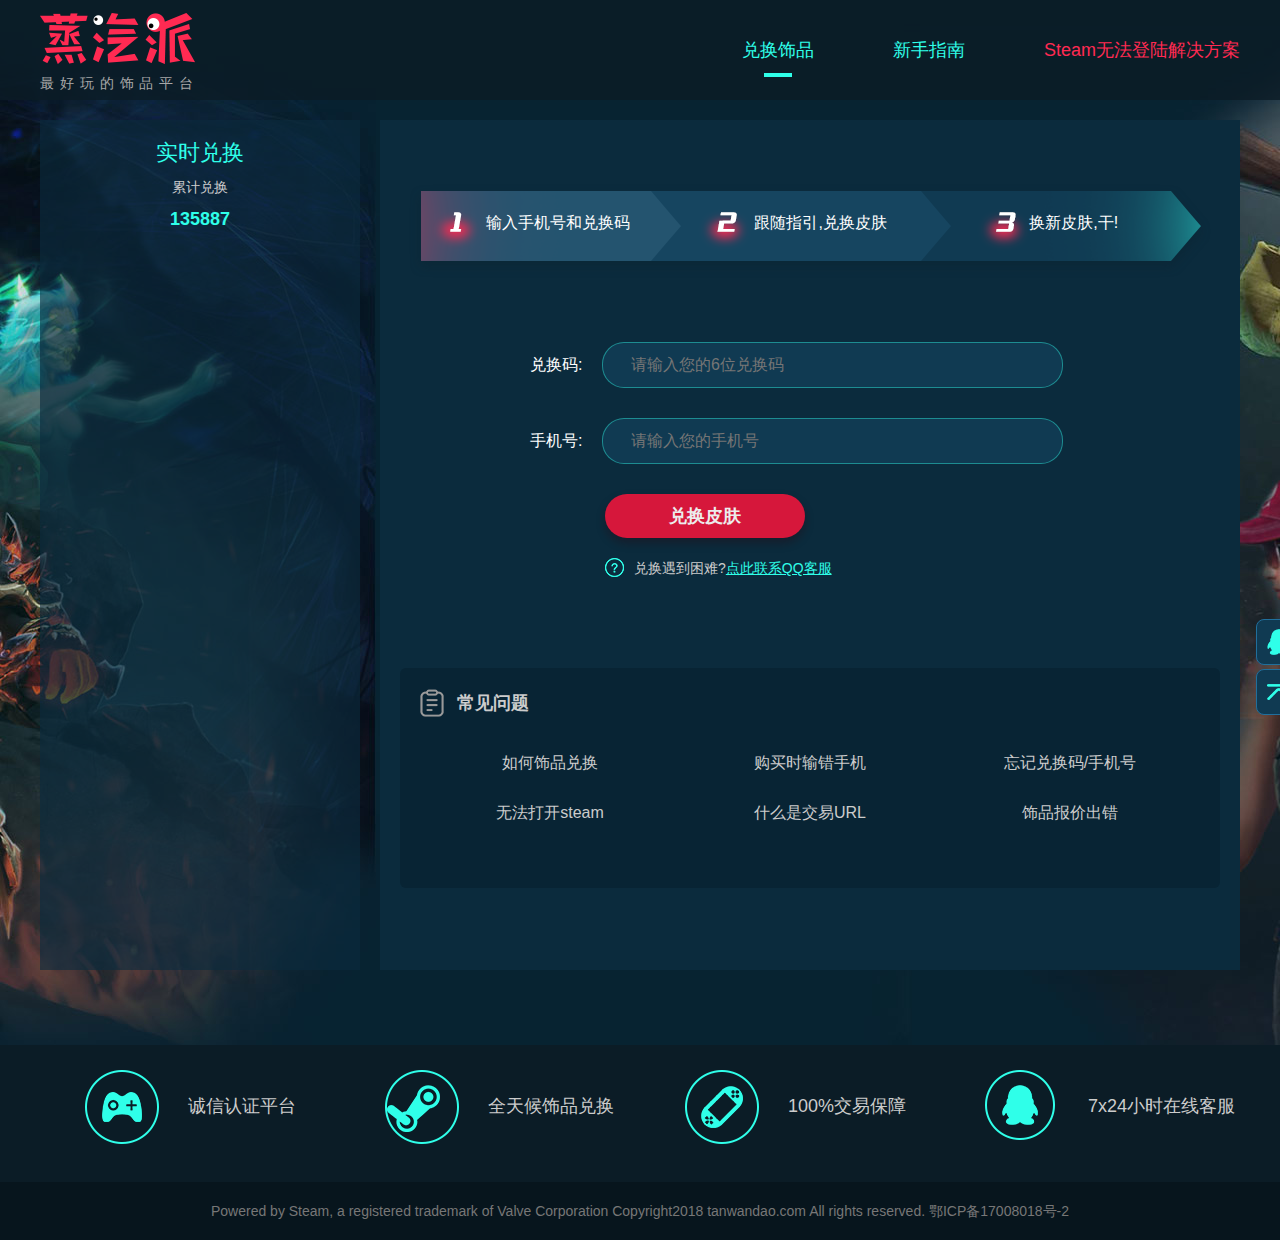
<file: index.html>
<!DOCTYPE html>
<html lang="en">
<head>
    <meta charset="UTF-8">
    <title>贪玩岛,最好玩的饰品平台,诚信认证平台,全天候饰品兑换,100%交易保障,7x24在线客服</title>
    <link rel="stylesheet" href="css/all.css">
    <link rel="stylesheet" href="lib/layer.css">
    <link rel="stylesheet" href="css/index.css">
    <link rel="icon" href="./favicon.ico">
</head>
<body>
    <div class="header">
        <div class="title w1170 clearfix">
            <div class="logo left">
                <img src="./images/logo.png" alt="" width="155" height="51">
                <p>最 好 玩 的 饰 品 平 台</p>
            </div>
            <span><a href="">Steam无法登陆解决方案</a></span>
            <ul class="list right clearfix">
                <li class="active"><a href="">兑换饰品</a></li>
                <li><a href="Novice.html">新手指南</a></li>
            </ul>
        </div>
    </div>
    <div class="container clearfix w1170">
        <div class="swiper">
            <h3>实时兑换</h3>
            <span>累计兑换</span>
            <p class="allNum">135887</p>
            <div class="ulBox">
                <ul>

                </ul>
            </div>
        </div>
        <div class="exchange">
            <p class="step">
                <span style="margin-left: 77px">输入手机号和兑换码</span>
                <span style="margin-left: 120px">跟随指引,兑换皮肤</span>
                <span style="margin-left: 138px">换新皮肤,干!</span>
            </p>
            <form action="">
                <p><span>兑换码: </span><input class="code" type="text" placeholder="请输入您的6位兑换码"></p>
                <p><span>手机号: </span><input class="phone" type="text" placeholder="请输入您的手机号"></p>
                <!--<p><span>验证码: </span><input type="text"></p>-->
                <p><a href="" class="skinLayer">兑换皮肤</a></p>
                <p><img src="./images/question.png" alt="">兑换遇到困难?<a href="tencent://message/?uin=3188888566&site=huzu&menu=yes" class="linkQq">点此联系QQ客服</a></p>
            </form>
            <div class="question">
                <h1><img src="./images/ususalQuestion.png" alt="">常见问题</h1>
                <table>
                    <colgroup>
                        <col style="width: 33%;">
                        <col style="width: 33%;">
                        <col style="width: 33%;">
                    </colgroup>
                    <tr>
                        <td><a href="./Novice.html#table=2&index=5">如何饰品兑换</a></td>
                        <td><a href="./Novice.html#table=2&index=6">购买时输错手机</a></td>
                        <td><a href="./Novice.html#table=2&index=7">忘记兑换码/手机号</a></td>
                    </tr>
                    <tr>
                        <td><a href="./Novice.html#table=1&index=1">无法打开steam</a></td>
                        <td><a href="./Novice.html#table=1&index=2">什么是交易URL</a></td>
                        <td><a href="./Novice.html#table=1&index=3">饰品报价出错</a></td>
                    </tr>
                </table>
            </div>
            <ul class="rightBotton">
                <li data-url="./images/qqkefu.png"><a href="tencent://message/?uin=3188888566&site=huzu&menu=yes" class="linkQq"></a></li>
                <li data-url="./images/top.png" class="toTop"></li>
            </ul>
        </div>
    </div>
    <div class="footer">
        <ul class="w1170 clearfix">
            <li>
                <div class="img">
                    <img src="./images/play.png" alt="">
                </div>
                <div class="text">
                    <h4>诚信认证平台</h4>
                </div>
            </li>
            <li>
                <div class="img">
                    <img src="./images/steam.png" alt="">
                </div>
                <div class="text">
                    <h4>全天候饰品兑换</h4>
                </div>
            </li>
            <li>
                <div class="img">
                    <img src="./images/mobile.png" alt="">
                </div>
                <div class="text">
                    <h4>100%交易保障</h4>
                </div>
            </li>
            <li>
                <div class="img">
                    <img src="./images/qqyuan.png" alt="">
                </div>
                <div class="text">
                    <h4>7x24小时在线客服</h4>
                </div>
            </li>
        </ul>
        <p style="text-align: center;line-height: 58px;height: 58px;background: rgb(7,21,29);font-size: 14px;color: #777">Powered by Steam, a registered trademark of Valve Corporation   Copyright2018 tanwandao.com All rights reserved.    鄂ICP备17008018号-2</p>
    </div>
</body>
<script type="text/html" id="getUrl">
    <div class="getUrl">
        <h1>依据指导操作，取回以下饰品</h1>
        <div class="ulbox">
            <ul>
                <li></li>
            </ul>
        </div>
        <p class="toSee">交易URL: &nbsp;<a target="_blank" href="https://steamcommunity.com/my/tradeoffers/privacy#trade_offer_access_url">前往查看&gt;</a></p>
        <form action="">
            <p class="inputUrl"><input type="text" placeholder="请输入您的交易URL"><span>确定</span></p>
        </form>
        <p class="warnP"><img src="./images/question.png" alt="">因Steam平台限制，需要填写您的交易URL，才能取回饰品</p>
        <span class="sureChanges">确认兑换</span>
        <p class="toQQ">无法打开Steam页面？<a class="linkQq" href="tencent://message/?uin=3188888566&site=huzu&menu=yes" target="_blank">点此联系QQ客服</a></p>
        <i class="layui-layer-close"></i>
    </div>
</script>
<script type="text/html" id="trade">
    <div class="trade getUrl">
        <h1>依据指导操作，取回以下饰品</h1>
        <div class="ulbox">
            <ul>
                <li></li>
            </ul>
        </div>
        <div class="getMessage">
            <p><span></span><i>50s</i></p>
        </div>

        <p class="warnP"><img src="./images/question.png" alt="">steam官方机器人故障？<a class="linkQq" href="tencent://message/?uin=3188888566&site=huzu&menu=yes" target="_blank">点此联系QQ客服</a></p>
        <i class="layui-layer-close"></i>
    </div>
</script>
<script type="text/html" id="swiper">
    <li>
        <div class="img">
            <img src="%image%" alt="" width="121" height="80">
        </div>
        <div class="message left">
            <p>%phone%</p>
            <p>%time%兑换了皮肤</p>
        </div>
    </li>
</script>
<script src="lib/jquery.min.js"></script>
<script src="js/jquery.nicascroll.min.js"></script>
<script src="js/common.js"></script>
<script src="lib/layer.js"></script>
<script src="js/index.js"></script>
</html>
</file>
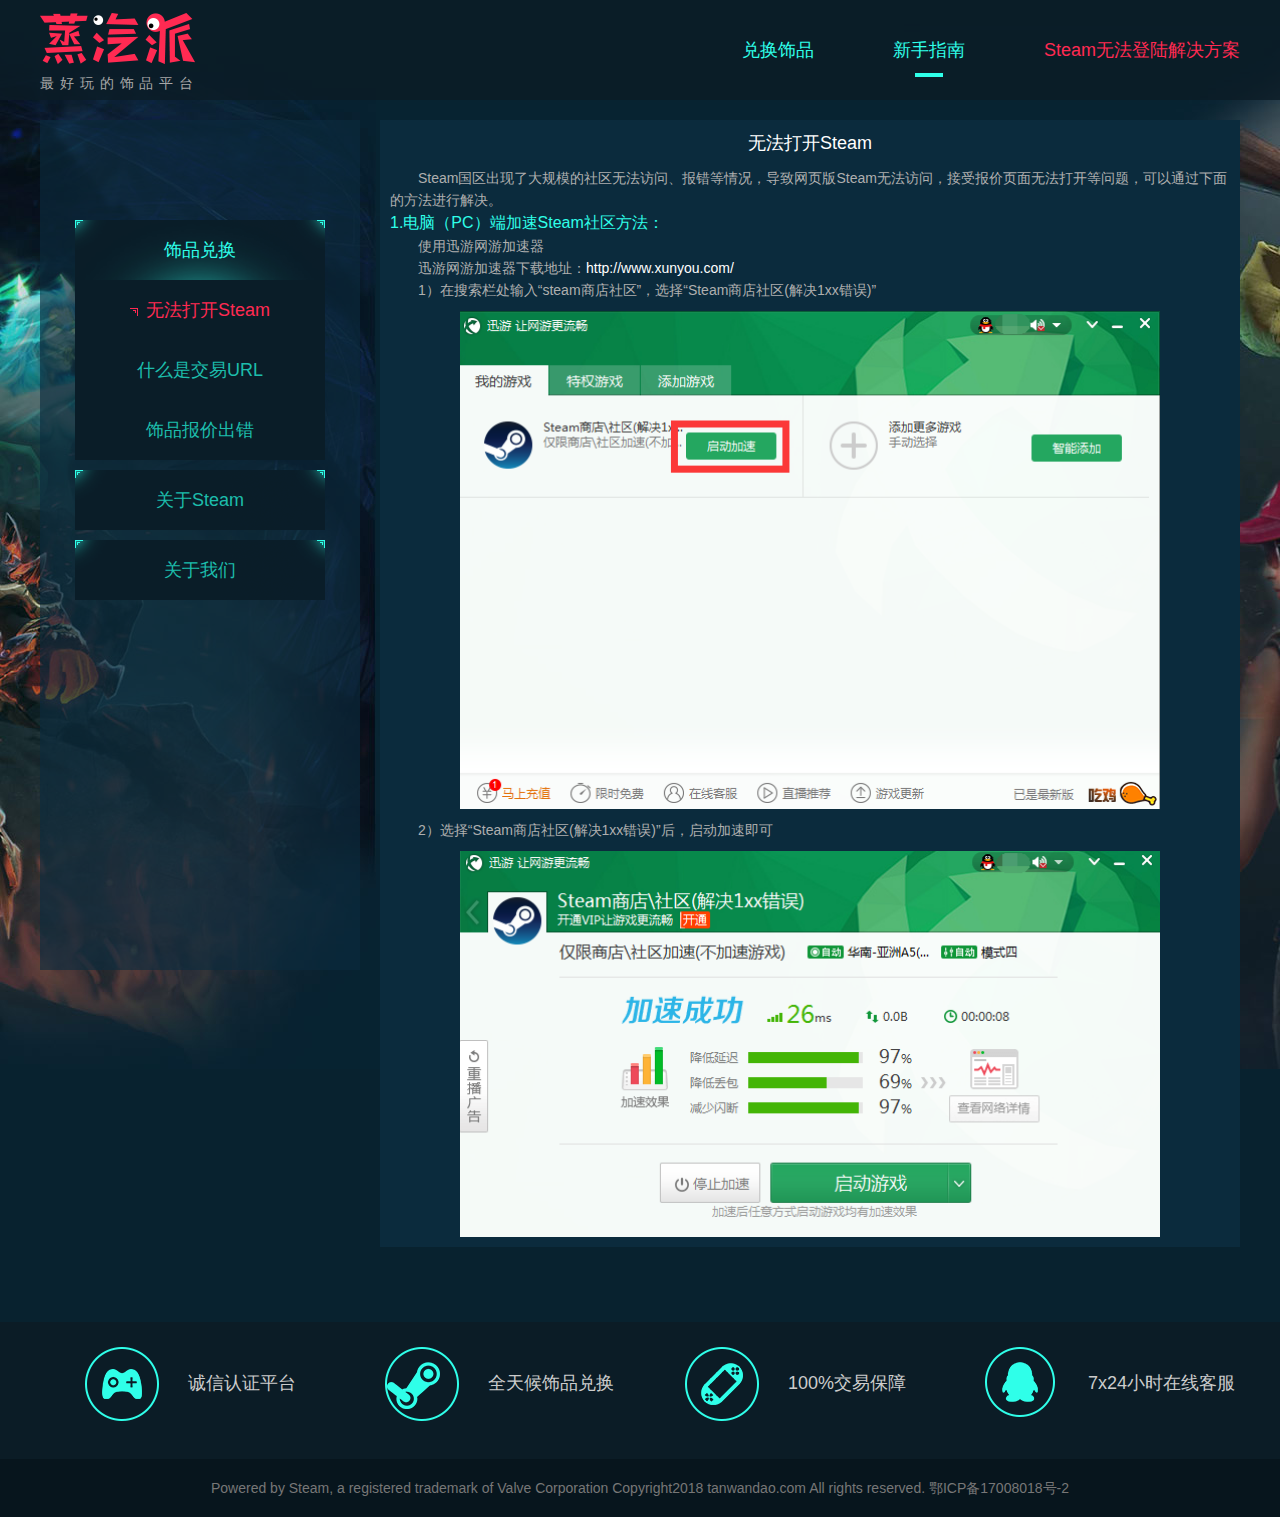
<file: Novice.html>
<!DOCTYPE html>
<html lang="en">
<head>
    <meta charset="UTF-8">
    <title>贪玩岛,最好玩的饰品平台,诚信认证平台,全天候饰品兑换,100%交易保障,7x24在线客服</title>
    <link rel="stylesheet" href="css/all.css">
    <link rel="stylesheet" href="lib/layer.css">
    <link rel="stylesheet" href="css/index.css">
    <link rel="icon" href="favicon.ico">
</head>
<body>
    <div class="header">
        <div class="title w1170 clearfix">
            <div class="logo left">
                <img src="./images/logo.png" alt="" width="155" height="51">
                <p>最 好 玩 的 饰 品 平 台</p>
            </div>
            <span><a href="">Steam无法登陆解决方案</a></span>
            <ul class="list right clearfix">
                <li><a href="index.html">兑换饰品</a></li>
                <li class="active"><a href="javascript:;">新手指南</a></li>
            </ul>
        </div>
    </div>
    <div class="container clearfix w1170">
        <div class="swiper">
            <div class="Novice_LC NLC_active" data-table="1" style="margin-top: 100px;">
                <div class="Novice_top">饰品兑换</div>
                <ul class="Novice_ul" style="display: block">
                    <li data-index="0" class="N_active"><img src="images/Novice_pre.png" alt="">无法打开Steam</li>
                    <li data-index="1"><img src="images/Novice_pre.png" alt="">什么是交易URL</li>
                    <li data-index="2"><img src="images/Novice_pre.png" alt="">饰品报价出错</li>
                </ul>
            </div>
            <div class="Novice_LC" data-table="2">
                <div class="Novice_top">关于Steam</div>
                <ul class="Novice_ul">
                    <li data-index="3"><img src="images/Novice_pre.png" alt="">什么是饰品兑换</li>
                    <li data-index="4"><img src="images/Novice_pre.png" alt="">如何饰品兑换</li>
                    <li data-index="5"><img src="images/Novice_pre.png" alt="">购买时输错手机</li>
                    <li data-index="6"><img src="images/Novice_pre.png" alt="">忘记兑换码/手机号</li>
                </ul>
            </div>
            <div class="Novice_LC" data-table="3">
                    <div class="Novice_top">关于我们</div>
                    <ul class="Novice_ul">
                        <li data-index="7"><img src="images/Novice_pre.png" alt="">使用条款</li>
                    </ul>
                </div>
        </div>
        <div class="exchange_a">
            <div class="guide" style="display: block">
                <p class="pz_title">无法打开Steam</p>
                <p class="pz_para">Steam国区出现了大规模的社区无法访问、报错等情况，导致网页版Steam无法访问，接受报价页面无法打开等问题，可以通过下面的方法进行解决。</p>
                <p class="pz_littitle">1.电脑（PC）端加速Steam社区方法：</p>
                <p class="pz_para">使用迅游网游加速器 </p>
                <p class="pz_para">迅游网游加速器下载地址：<a href=http://www.xunyou.com/"">http://www.xunyou.com/</a> </p>
                <p class="pz_para">1）在搜索栏处输入“steam商店社区”，选择“Steam商店社区(解决1xx错误)” </p>
                <img src="images/guide/IMG_001.png" alt="">
                <p class="pz_para">2）选择“Steam商店社区(解决1xx错误)”后，启动加速即可</p>
                <img src="images/guide/IMG_002.png" alt="">
                       
            </div>
            <div class="guide">
                    <p class="pz_title">什么是交易URL</p>
                    <p class="pz_para">蒸汽派是一个基于Steam平台服务的第三方饰品兑换平台。因Steam官方规则限制，因此在开始蒸汽派饰品兑换时，你需要设置steam的交易URL才能顺利安全的进行兑换。</p>
                           
            </div>
            <div class="guide">
                    <p class="pz_title">饰品报价出错</p>
                    <p class="pz_para">因Steam服务器位于海外，在取回饰品时经常出现链接问题。</p>
                    <p class="pz_para">如遇此情况，请联系客服人工查验之后便可处理。点击联系qq客服</p>
                           
            </div>
            <div class="guide">
                    <p class="pz_title">什么是饰品兑换</p>
                    <p class="pz_para">饰品兑换：使用兑换码 + 手机号验证，将您的饰品取回至Steam账号</p>
                    <p class="pz_para">因为steam连接非常不稳定，导致用户饰品取回时遭遇很多不可抗拒的麻烦。现在蒸汽派推出饰品兑换攻略，不需要绑定Steam便可以直接购买取回到游戏中使用，方便安全快捷，让大家有更好的交易体验，谢谢！</p>
                           
            </div>
            <div class="guide">
                    <p class="pz_title">如何饰品兑换</p>
                    <p class="pz_para">1.点击平台右上角使用兑换码或者直接使用网址进入兑换页面</p>
                    <img src="images/guide/IMG_003.png" alt="">
                    <p class="pz_para">2.选择您要取回的饰品，在对应地方填入交易URL，然后点击确认兑换</p>       
                    <img src="images/guide/IMG_004.png" alt="">
                    <p class="pz_para">3.前往steam接受报价即可</p>
                    <img src="images/guide/IMG_005.png" alt="">
            </div>
            <div class="guide">
                    <p class="pz_title">购买时输错手机</p>
                    <p class="pz_para">如您万一输错手机号，只要输入购买时填写的手机号和6位数兑换码依然可以取回饰品。</p>
                           
            </div>
            <div class="guide">
                    <p class="pz_title">忘记兑换码/手机号</p>
                    <p class="pz_para">请联系客服人工查验之后便可处理。点击联系qq客服</p>
                           
            </div>
            <div class="guide">
                    <p class="pz_title">使用条款</p>
                    <p class="pz_littitle">前言</p>
                    <p class="pz_para">欢迎您使用蒸汽派的服务！蒸汽派的所有权、著作权等完整相关权利归属于武汉炎阳在线科技有限公司（以下简称“炎阳在线”）。</p>
                    <p class="pz_para">为使用炎阳在线的服务，您应当阅读并遵守《炎阳在线网络服务协议》（以下简称“本协议”）。请您务必审慎阅读、充分理解各条款内容，特别是免除或者限制责任的条款。</p>
                    <p class="pz_para">除非您已阅读并接受本协议所有条款，否则您无权使用包括蒸汽派在内的炎阳在线提供的服务。您使用炎阳在线的服务即视为您已阅读且清楚理解并同意本协议的约束。</p>
                    <p class="pz_para">如果您未满18周岁，请在法定监护人的陪同下阅读本协议及其他上述协议，并特别注意未成年人使用条款。</p>
                    <p class="pz_littitle">一、协议的范围</p>
                    <p class="pz_para">1.1协议适用主体范围</p>
                    <p class="pz_para">本协议是您与炎阳在线之间，关于您使用炎阳在线和蒸汽派相关服务所订立的协议。</p>
                    <p class="pz_para">“炎阳在线”是指武汉炎阳在线科技有限公司及其相关服务可能存在的运营关联单位，在本协议中“炎阳在线”亦可被表述为“蒸汽派”等。“用户”是指使用炎阳在线相关服务的使用人。</p>
                    <p class="pz_para">1.2协议关系及冲突条款</p>
                    <p class="pz_para">本协议项下的服务内容是指炎阳在线根据实际情况，向用户提供的包括但不限于虚拟物品交易产品及服务（以下简称“本服务”）。</p>
                    <p class="pz_para">本协议内容同时包括炎阳在线可能不断发布的关于本服务的补充协议、业务规则等内容。上述内容一经正式发布，即为本协议不可分割的组成部分，您同样应当遵守。</p>
                    <p class="pz_para">1.3协议的生效与变更</p>
                    <p class="pz_para">1.3.1您使用炎阳在线的服务即视为您已阅读本协议并接受本协议的约束。炎阳在线有权在必要时修改本协议条款。您可以在相关服务页面查阅最新版本的协议条款。</p>
                    <p class="pz_para">1.3.2本协议条款变更后，如果您继续使用炎阳在线提供的软件或服务，即视为您已接受修改后的协议。如果您不接受修改后的协议，应当停止使用炎阳在线提供的软件或服务。</p>
                    <p class="pz_littitle">二、关于本服务</p>
                    <p class="pz_para">2.1本服务的内容</p>
                    <p class="pz_para">本服务内容是指炎阳在线向用户提供的跨平台的科技服务，不仅限于蒸汽派网站和客户端。</p>
                    <p class="pz_para">2.2本服务的形式</p>
                    <p class="pz_para">2.2.1您使用本服务，蒸汽派给予您一项个人的、不可转让及非排他性的许可。网站版、Windows版、Mac版等需要通过您先进行登录。您可为访问或使用本服务为目的而使用这些软件及服务。</p>
                    <p class="pz_para">2.2.2本服务包括但不限于iOS、Android、Windows Phone、Symbian、BlackBerry、Windows、Mac、网页等多个应用版本，但用户必须选择或所安装终端设备相匹配的版本。</p>
                    <p class="pz_para">2.3本服务许可的范围</p>
                    <p class="pz_para">2.3.1蒸汽派给予您一项个人的、不可转让及非排他性的许可，以使用本服务。您可以为非商业目的在单一台终端设备上使用、显示、运行本服务。</p>
                    <p class="pz_para">2.3.2本条及本协议其他条款未明示授权的其他一切权利仍由蒸汽派保留，您在行使这些权利时须另外取得蒸汽派的书面许可。蒸汽派如果未行使前述任何权利，不构成对该权利的放弃。</p>
                    <p class="pz_para">2.4服务的获取和取消</p>
                    <p class="pz_para">2.4.1您可以直接从蒸汽派和官方的相关软件的上获取本服务，也可以从得到蒸汽派的第三方获取。</p>
                    <p class="pz_para">2.4.2如果您从未经蒸汽派授权的第三方获取本服务或与本服务名称相同的其他服务，蒸汽派无法保证该服务能够正常使用，并对因此给您造成的损失不予负责。</p>
                    <p class="pz_para">2.4.3蒸汽派可能为不同的终端设备开发了不同的服务版本，您应当根据实际情况选择合适的版本进行关注。</p>
                    <p class="pz_para">2.4.4使用服务后，您需要按照蒸汽派提示的步骤进行操作。</p>
                    <p class="pz_para">2.4.5为提供更加优质、安全的服务，在使用和关注服务时蒸汽派可能推荐您安装其他软件或关注其他服务，您可以选择安装或不安装，以及是否关注。</p>
                    <p class="pz_para">2.4.6如果您不再需要使用本服务，可以自行取消关注或不再使用服务。如果您愿意帮助蒸汽派改进产品服务，请提供服务建议。</p>
                    <p class="pz_para">2.5服务的更新</p>
                    <p class="pz_para">2.5.1鉴于网络服务的特殊性，您同意炎阳在线有权随时变更、中断或终止部分或全部的网络服务。</p>
                    <p class="pz_para">2.5.2为了改善用户体验、完善服务内容，蒸汽派将不断努力开发新的服务，并为您不时提供服务内容更新（这些更新可能会采取替换、修改、功能强化、版本升级等形式）。</p>
                    <p class="pz_para">2.5.3为了保证本服务的安全性和功能的一致性，2.5.1有权不经向您特别通知而对服务进行更新，或者对服务的部分功能效果进行改变或限制。您应该将相关软件更新到最新版本，否则炎阳在线并不保证其能正常使用。</p>
                    <p class="pz_para">2.5.4您在使用本服务的过程中可能需要下载软件，对于这些软件，炎阳在线给予您一项个人的、不可转让及非排他性的许可。您仅可为访问或使用本服务的目的而使用这些软件。</p>
                    <p class="pz_para">2.5.5您理解并同意，炎阳在线需要定期或不定期地对提供网络服务的平台（如互联网网站、移动网络等）或相关的设备进行检修或者维护，如因此类情况而造成网络服务在合理时间内的中断，炎阳在线无需为此承担任何责任，但炎阳在线将尽可能事先进行通告。</p>
                    <p class="pz_para">2.5.6炎阳在线服务的各个新版本，炎阳在线可以自行决定是否保留为炎阳在线服务增加附加特点和功能，或者提供程序编程之修补、更新和升级的权利。炎阳在线无需向您发出通知即可自行决定修改、停止或暂停您对任何版本炎阳在线服务的使用，和/或禁用您已经使用或安装的炎阳在线服务，以便对相关技术进行检修、改良和/或升级，或者出于其他合理原因；对于由发行和/或不发行炎阳在线服务的新版本而导致的直接或间接损害，将不承担任何赔偿责任。</p>
                    <p class="pz_para">2.5.7如发生下列任何一种情形，炎阳在线有权不经通知而中断或终止向您提供的服务：</p>
                    <p class="pz_para">1）根据法律规定您应提交真实信息，而您提供的个人资料不真实、或与注册时信息不一致又未能提供合理证明；</p>
                    <p class="pz_para">2）您违反相关法律法规或本协议的约定；</p>
                    <p class="pz_para">3）按照法律规定或主管部门的要求；</p>
                    <p class="pz_para">4）出于安全的原因或其他必要的情形。</p>
                    <p class="pz_para">您有责任自行备份存储在本服务中的数据。如果您的服务被终止，炎阳在线可以从服务器上永久地删除您的数据。服务终止后，炎阳在线没有义务向您返还数据。</p>
                    <p class="pz_littitle">三、用户个人信息保护</p>
                    <p class="pz_para">3.1保护您的个人信息是炎阳在线的一项基本原则，炎阳在线将会采取合理的措施保护用户的个人信息。除法律法规规定的情形外，未经用户许可炎阳在线不会向第三方公开、透露用户个人信息，保障用户个人信息的安全。</p>
                    <p class="pz_para">3.2您在注册账号或使用本服务的过程中，可能需要填写一些必要的信息，例如：为您提供账号注册服务或进行用户身份识别，需要您填写手机号码和您的真实姓名；为实现资金交易来往的便利和游戏和饰品交易的方便，需要您填写各个平台的用户ID号；为了方便和您的交流沟通，需要您填写您的微信号和QQ号码等。若国家法律法规有特殊规定的，您需要填写真实的身份信息，若您填写的信息不完整，则无法使用本服务或在使用过程中受到限制。</p>
                    <p class="pz_para">3.3一般情况下，您可随时浏览、修改自己提交的信息，但出于安全性和身份识别（如账号申诉服务）的考虑，您可能无法修改注册时提供的初始注册信息及其他验证信息。</p>
                    <p class="pz_para">3.4炎阳在线将运用各种安全技术和程序建立完善的管理制度来保护您的个人信息，以免遭受未经授权的访问、使用或披露。</p>
                    <p class="pz_para">3.5未经您的同意，炎阳在线不会向炎阳在线以外的任何公司、组织和个人披露您的个人信息，但法律法规另有规定的除外。</p>
                    <p class="pz_para">3.6炎阳在线非常重视对未成年人个人信息的保护。若您是18周岁以下的未成年人，在使用炎阳在线的服务前，应事先取得您家长或法定监护人（以下简称"监护人"）的同意。</p>
                    <p class="pz_littitle">四、知识产权</p>
                    <p class="pz_para">4.1炎阳在线在本服务的知识产权权利人。本服务的一切著作权、商标权、专利权、商业秘密等知识产权，以及与本服务相关的所有信息内容（包括但不限于文字、图片、音频、视频、图表、界面设计、版面框架、有关数据或电子文档等）均受中华人民共和国法律法规和相应的国际条约保护，炎阳在线享有上述知识产权，未经炎阳在线或相关权利人书面许可，任何人不得以任何形式进行使用或创造相关衍生作品，但相关权利人依照法律规定应享有的权利除外。</p>
                    <p class="pz_para">炎阳在线在本服务中所使用的“蒸汽派”及相关LOGO、形象等商业标识，其著作权或商标权归炎阳在线所有。</p>
                    <p class="pz_para">4.2未经炎阳在线或相关权利人书面同意，您不得为任何商业或非商业目的自行或许可任何第三方实施、利用、转让上述知识产权。</p>
                    <p class="pz_littitle">五、主权利义务条款</p>
                    <p class="pz_para">5.1账号和服务使用规范</p>
                    <p class="pz_para">5.1.1为保证服务的使用，您在使用本服务前可能需要注册一个steam账号或蒸汽派账户。在您蒸汽派账号注册成功后，您可以绑定QQ号码、邮箱账号、微信账号、手机号码、邮箱账号等。炎阳在线有权根据用户需求或产品需要对账号注册和绑定的方式进行变更您使用账号的具体规则。</p>
                    <p class="pz_para">5.1.2蒸汽派账号的所有权归炎阳在线所有，用户完成申请注册手续后，仅获得相关账号的使用权，且该使用权仅属于初始申请注册人。同时，初始申请注册人不得赠与、借用、租用、转让或售卖账号或者以其他方式许可非初始申请注册人使用蒸汽派账号。非初始申请注册人不得通过受赠、继承、承租、受让或者其他任何方式使用蒸汽派账号。</p>
                    <p class="pz_para">您不应将自己在蒸汽派处使用的账号、密码转让或出借予他人使用。如您发现自己在蒸汽派处使用的账号遭他人非法使用，应立即通知炎阳在线，并有权通知炎阳在线采取措施暂停该账号的登录和使用。同时，您也应向炎阳在线提供与被停用账号注册信息相一致的个人有效身份信息。炎阳在线核实您所提供的个人有效身份信息与所注册的身份信息相一致的，应当及时采取措施暂停该账号的登录和使用。若您没有提供个人有效身份证件或者用户提供的个人有效身份信息与所注册的身份信息不一致的，炎阳在线有权拒绝用户上述请求。此外，因黑客行为或您的保管疏忽导致您在蒸汽派处的账号、密码遭他人非法使用，炎阳在线不承担任何责任。</p>
                    <p class="pz_para">5.1.3用户有责任妥善保管注册账户信息及账户密码的安全，用户需要对注册账户以及密码下的行为承担法律责任。用户同意在任何情况下不向他人透露账户及密码信息。当在您怀疑他人在使用您的账号时，您应立即通知炎阳在线。</p>
                    <p class="pz_para">您在使用炎阳在线的服务时可能需要设置二级密码。炎阳在线特别提醒您应妥善保管您的账号和密码。因您保管不善可能导致遭受盗号或密码失窃，责任由您自行承担。如您使用第三方账号（如steam平台账号等）登录炎阳在线服务，相关账号安全及保障应由您及第三方进行维护。</p>
                    <p class="pz_para">5.1.4用户在注册蒸汽派账号时，系统将为您自动匹配ID号，系统有权会您重新设置ID号，修改您ID的同时，会使用微信、短信、电话等您在服务内登记的联系方式通知您。</p>
                    <p class="pz_para">5.2用户注意事项</p>
                    <p class="pz_para">5.2.1您理解并同意：为了向您提供有效的服务，本服务会利用您终端设备的处理器和带宽等资源。本服务使用过程中可能产生数据流量的费用，用户需自行向运营商了解相关资费信息，并自行承担相关费用。</p>
                    <p class="pz_para">5.2.2您理解并同意：本服务的某些功能可能会让第三方知晓用户的信息，例如：用户的微信好友可以查询用户头像、名字、微信号等可公开的个人资料。</p>
                    <p class="pz_para">5.2.3您在使用本服务时，该服务可能会另有单独的协议、相关业务规则等（以下统称为“单独协议”），您在使用该项服务前请阅读并同意相关的单独协议；您使用前述特定服务，即视为您接受相关单独协议 。</p>
                    <p class="pz_para">5.2.4您理解并同意炎阳在线将会尽其商业上的合理努力保障您在本服务中的数据存储安全，但是，炎阳在线并不能就此提供完全保证，包括但不限于以下情形：</p>
                    <p class="pz_para">5.2.4.1炎阳在线不对您在本软件及服务中相关数据的删除或储存失败负责；</p>
                    <p class="pz_para">5.2.4.2炎阳在线有权根据实际情况自行决定单个用户在本服务中数据的最长储存期限，并在服务器上为其分配数据最大存储空间等。您可根据自己的需要自行备份服务中的相关数据；</p>
                    <p class="pz_para">5.2.4.3如果您停止使用本服务或服务被取消关注，蒸汽派可以从服务器上永久地删除您的数据，炎阳在线没有义务向您返还任何数据。</p>
                    <p class="pz_para">5.2.5用户在使用本服务时，须自行承担如下来自蒸汽派不可掌控的风险内容，包括但不限于：</p>
                    <p class="pz_para">5.2.5.1由于不可抗拒因素可能引起的个人信息丢失、泄漏等风险；</p>
                    <p class="pz_para">5.2.5.2用户必须选择与所安装终端设备相匹配的服务号版本，否则，由于服务与终端设备型号不相匹配所导致的任何问题或损害，均由用户自行承担；</p>
                    <p class="pz_para">5.2.5.3用户在使用本服务访问第三方网站时，因第三方网站及相关内容所可能导致的风险，由用户自行承担；</p>
                    <p class="pz_para">5.2.5.4用户发布的内容被他人转发、分享，因此等传播可能带来的风险和责任；</p>
                    <p class="pz_para">5.2.5.5由于无线网络信号不稳定、无线网络带宽小等原因，所引起的蒸汽派登录失败、资料同步不完整、页面打开速度慢等风险。</p>
                    <p class="pz_para">5.2.6您理解并同意，炎阳在线的服务是按照现有技术和条件所能达到的现状提供的。炎阳在线会尽最大努力向您提供服务，确保服务的连贯性和安全性；但炎阳在线不能随时预见和防范法律、技术以及其他风险，包括但不限于不可抗力、病毒、木马、黑客攻击、系统不稳定、第三方服务瑕疵、政府行为等原因可能导致的服务中断、数据丢失以及其他的损失和风险。</p>
                    <p class="pz_para">5.2.7由于网络环境特殊性及网络第三方不确定安全因素，炎阳在线不承诺蒸汽派网站或其他相关服务的任何内容、服务或功能无任何错误或不中断，不承诺任何瑕疵将被纠正，或者您对蒸汽派的使用将产生特定结果。蒸汽派及其内容是基于“现状”且“可获得”而提供。蒸汽派提供的所有信息可不经通知而变更。蒸汽派不能确保您从蒸汽派下载的任何资料或其他数据无病毒、无污染或不具破坏性。蒸汽派不作任何明示或默示保证，包括任何正确性、非侵权、适销性及适用性的保证。对于任何及所有与您对蒸汽派网站或任何蒸汽派服务的使用有关的任何第三方的作为、不作为和行为，蒸汽派概不承担责任。您对蒸汽派及任何链接网站的使用，由您承担全部责任。如果对蒸汽派或任何服务有任何不满意，您唯一的救济方式是停止使用蒸汽派或任何该等服务。救济限制是双方协议的一部分。声明适用于因任何不履行、错误、疏忽、中断、删除、缺陷、操作或传输迟延、电脑病毒、通信线路故障、失窃或破坏或未经授权访问、篡改或使用(无论是违约、侵权、过失或任何其他诉因)而造成的任何损害、责任或伤害。</p>
                    <p class="pz_para">5.2.8您应当理解，您使用炎阳在线的服务需自行准备与相关服务有关的终端设备（如电脑、调制解调器等装置），并承担所需的费用（如电话费、上网费等费用）。</p>
                    <p class="pz_para">5.2.9您理解并同意，您使用本服务时会耗用您的终端设备和带宽等资源。</p>
                    <p class="pz_para">5.2.10第三方产品和服务</p>
                    <p class="pz_para">5.2.10.1您在使用本服务第三方提供的产品或服务时，除遵守本协议约定外，还应遵守第三方的用户协议。蒸汽派和第三方对可能出现的纠纷在法律规定和约定的范围内各自承担责任；</p>
                    <p class="pz_para">5.2.10.2因用户使用本服务时，本服务可能会调用第三方系统或者通过第三方支持用户的使用或访问，使用或访问的结果由该第三方提供（包括但不限于第三方通过steam账号提供的服务，或通过开放平台接入的内容等），蒸汽派不保证通过第三方提供服务及内容的安全性、准确性、有效性及其他不确定的风险，由此若引发的任何争议及损害，与蒸汽派无关，炎阳在线不承担任何责任；</p>
                    <p class="pz_para">5.2.10.3您理解并同意，炎阳在线有权决定将本软件用作商业用途，包括但不限于开发、使用本软件的部分服务为第三方作推广等，炎阳在线承诺在推广过程中严格按照本协议约定保护您的个人信息，同时您亦可以联系蒸汽派客服，选择屏蔽、拒绝接收相关推广信息。</p>
                    <p class="pz_para">5.2.11广告服务</p>
                    <p class="pz_para">5.2.11.1您理解并同意，炎阳在线可以在提供服务的过程中自行或由第三方广告商向您发送广告、推广或宣传信息（包括商业与非商业信息），其方式和范围可不经向您特别通知而变更；</p>
                    <p class="pz_para">5.2.11.2炎阳在线依照法律的规定对广告商履行相关义务，您应当自行判断广告信息的真实性并为自己的判断行为负责，除法律明确规定外，您因依该广告信息进行的交易或前述广告商提供的内容而遭受的损失或损害，炎阳在线不承担责任。</p>
                    <p class="pz_littitle">六、用户行为规范</p>
                    <p class="pz_para">6.1用户违法行为</p>
                    <p class="pz_para">6.1.1本条所述违法行为是指用户使用本服务过程中所制作、复制、发布、传播的任何内容，包括但不限于steam账号头像、微信账号头像、名字、用户说明等注册信息，或文字、语音、图片等发送、回复和相关链接页面，以及其他使用蒸汽派账号或服务所产生的内容。</p>
                    <p class="pz_para">6.1.2您理解并同意，炎阳在线一直致力于为用户提供文明健康、规范有序的网络环境，您不得利用蒸汽派账号或本服务制作、复制、发布、传播如下干扰炎阳在线的正常运营，以及侵犯其他用户或第三方合法权益的内容，包括但不限于：</p>
                    <p class="pz_para">6.1.2.1发布、传送、传播、储存违反国家法律法规禁止的内容：</p>
                    <p class="pz_para">1）违反宪法确定的基本原则的；</p>
                    <p class="pz_para">2）危害国家安全，泄露国家秘密，颠覆国家政权，破坏国家统一的；</p>
                    <p class="pz_para">3）损害国家荣誉和利益的；</p>
                    <p class="pz_para">4）煽动民族仇恨、民族歧视，破坏民族团结的；</p>
                    <p class="pz_para">5）破坏国家宗教政策，宣扬邪教和封建迷信的；</p>
                    <p class="pz_para">6）散布谣言，扰乱社会秩序，破坏社会稳定的；</p>
                    <p class="pz_para">7）散布淫秽、色情、赌博、暴力、恐怖或者教唆犯罪的；</p>
                    <p class="pz_para">8）侮辱或者诽谤他人，侵害他人合法权益的；</p>
                    <p class="pz_para">9）煽动非法集会、结社、游行、示威、聚众扰乱社会秩序；</p>
                    <p class="pz_para">10）以非法民间组织名义活动的；</p>
                    <p class="pz_para">11）不符合《即时通信工具公众信息服务发展管理暂行规定》及遵守法律法规、社会主义制度、国家利益、公民合法利益、公共秩序、社会道德风尚和信息真实性等“七条底线”要求的；</p>
                    <p class="pz_para">12）含有法律、行政法规禁止的其他内容的。</p>
                    <p class="pz_para">6.1.2.2发布、传送、传播、储存侵害他人名誉权、肖像权、知识产权、商业秘密等合法权利的内容；</p>
                    <p class="pz_para">6.1.2.3涉及他人隐私、个人信息或资料的；</p>
                    <p class="pz_para">6.1.2.4发表、传送、传播骚扰、广告信息、过度营销信息及垃圾信息或含有任何性或性暗示的；</p>
                    <p class="pz_para">6.1.2.5其他违反法律法规、政策及公序良俗、社会公德或干扰蒸汽派正常运营和侵犯其他用户或第三方合法权益内容的信息。</p>
                    <p class="pz_para">6.1.3如果您违反了本条约定，相关国家机关或机构可能会对您提起诉讼、罚款或采取其他制裁措施，并要求炎阳在线给予协助。造成损害的，您应依法予以赔偿，炎阳在线不承担任何责任。</p>
                    <p class="pz_para">如果炎阳在线发现或收到他人举报您发布的信息违反本条约定，炎阳在线有权进行独立判断并采取技术手段予以删除、屏蔽或断开链接。同时，炎阳在线有权视您的行为性质，采取包括但不限于暂停或终止服务，限制、冻结，追究法律责任等措施。</p>
                    <p class="pz_para">您违反本条约定，导致任何第三方损害的，您应当独立承担责任；炎阳在线因此遭受损失的，您也应当一并赔偿。</p>
                    <p class="pz_para">6.2遵守当地法律监管</p>
                    <p class="pz_para">6.2.1您在使用本服务过程中应当遵守当地相关的法律法规，并尊重当地的道德和风俗习惯。如果您的行为违反了当地法律法规或道德风俗，您应当为此独立承担责任。</p>
                    <p class="pz_para">6.2.2您应避免因使用本服务而使炎阳在线卷入政治和公共事件，否则炎阳在线有权暂停或终止对您的服务。</p>
                    <p class="pz_para">6.3用户发送、传播的内容与第三方投诉处理</p>
                    <p class="pz_para">6.3.1您通过本服务发送或传播的内容（包括但不限于网页、文字、图片、音频、视频、图表等）均由您自行承担责任。</p>
                    <p class="pz_para">6.3.2您发送或传播的内容应有合法来源，相关内容为您所有或您已获得权利人的授权。</p>
                    <p class="pz_para">6.3.3您同意炎阳在线可为履行本协议或提供本服务的目的而使用您发送或传播的内容。6.3.4如果炎阳在线收到权利人通知，主张您发送或传播的内容侵犯其相关权利的，您同意炎阳在线有权进行独立判断并采取删除、屏蔽或断开链接等措施。</p>
                    <p class="pz_para">6.4软件使用规范</p>
                    <p class="pz_para">6.4.1除非法律允许或炎阳在线书面许可，您使用蒸汽派软件或服务是过程中不得从事下列行为：</p>
                    <p class="pz_para">6.4.1.1删除本服务及其副本上关于著作权的信息；</p>
                    <p class="pz_para">6.4.1.2对本服务进行反向工程、反向汇编、反向编译，或者以其他方式尝试发现本软件的源代码；</p>
                    <p class="pz_para">6.4.1.3对炎阳在线拥有知识产权的内容进行使用、出租、出借、复制、修改、链接、转载、汇编、发表、出版、建立镜像站点等；</p>
                    <p class="pz_para">6.4.1.4对本服务或者本服务运行过程中释放到任何终端内存中的数据、网站、软件运行过程中客户端与服务器端的交互数据，以及本服务运行所必需的系统数据，进行复制、修改、增加、删除、挂接运行或创作任何衍生作品，形式包括但不限于使用插件、外挂或非炎阳在线经授权的第三方工具/服务接入本软件和相关系统；</p>
                    <p class="pz_para">6.4.1.5通过修改或伪造服务运行中的指令、数据，增加、删减、变动软件的功能或运行效果，或者将用于上述用途的软件、方法进行运营或向公众传播，无论这些行为是否为商业目的；</p>
                    <p class="pz_para">6.4.1.6通过非炎阳在线开发、授权的第三方软件、插件、外挂、系统，登录或使用炎阳在线软件及服务，或制作、发布、传播上述工具；</p>
                    <p class="pz_para">6.4.1.7自行或者授权他人、第三方软件对本服务及其组件、模块、数据进行干扰；</p>
                    <p class="pz_para">6.4.1.8其他未经炎阳在线明示授权的行为。</p>
                    <p class="pz_para">6.4.2您理解并同意，基于用户体验、蒸汽派或相关服务平台运营安全、平台规则要求及健康发展等综合因素，炎阳在线有权选择提供服务的对象，有权决定功能设置，有权决定功能开放、数据接口和相关数据披露的对象和范围。针对以下情形，有权视具体情况中止或终止提供本服务，包括但不限于：</p>
                    <p class="pz_para">6.4.2.1违反法律法规或本协议规定的；</p>
                    <p class="pz_para">6.4.2.2影响服务体验的；</p>
                    <p class="pz_para">6.4.2.3存在安全隐患的；</p>
                    <p class="pz_para">6.4.2.4与蒸汽派平台已有主要功能或功能组件相似、相同，或可实现上述功能或功能组件的主要效用的；</p>
                    <p class="pz_para">6.4.2.5界面、风格、功能、描述或使用者体验与蒸汽派平台类似，可能造成用户认为其所使用的功能或服务来源于炎阳在线或经炎阳在线授权的；</p>
                    <p class="pz_para">6.4.2.6违背蒸汽派运营原则，或不符合炎阳在线其他管理要求的。</p>
                    <p class="pz_para">6.5使用本服务的方式</p>
                    <p class="pz_para">6.5.1您承诺以真实身份注册成为炎阳在线的用户，并保证所提供的个人身份资料信息真实、完整、有效，依据法律规定和必备条款约定对所提供的信息承担相应的法律责任。您以真实身份注册成为炎阳在线用户后，需要修改所提供的个人身份资料信息的，炎阳在线应当及时、有效地为您提供该项服务。</p>
                    <p class="pz_para">6.5.2炎阳在线有权审查您注册时所提供的身份信息是否真实、有效，并应积极地采取技术与管理等合理措施保障您账号的安全、有效；您有义务妥善保管您的账号及密码，并正确、安全地使用您的账号及密码。任何一方未尽上述义务导致账号密码遗失、账号被盗等情形而给您和他人的民事权利造成损害的，应当承担由此产生的法律责任。</p>
                    <p class="pz_para">6.5.3您对登录后所持账号产生的行为依法享有权利和承担责任。</p>
                    <p class="pz_para">6.5.4除非您与炎阳在线另有约定，您同意本服务仅为您个人使用。</p>
                    <p class="pz_para">6.5.5您应当通过炎阳在线提供或认可的方式使用本服务。您依本协议条款所取得的权利不可转让。</p>
                    <p class="pz_para">6.5.6您不得使用未经炎阳在线授权的插件、外挂或第三方工具对本协议项下的服务进行干扰、破坏、修改或施加其他影响。</p>
                    <p class="pz_para">6.5.7您通过服务对程序的使用受制于某些已经包含在规则中的行为准则。这些规则将在炎阳在线官方网站公开并不定期更新，所有通过服务使用程序的用户必须遵守。您有义务知晓、了解并遵守这些行为规则。炎阳在线保留权利决定何种行为违反游戏精神，并对该等行为采取其认为合适的相应的处理措施（包括但不限于警告、暂时或永久冻结账号、拒绝提供服务等）。炎阳在线保留随时修改这些行为规则的权利。</p>
                    <p class="pz_para">6.5.8您不可试图通过非法侵入、“破解”密码或任何其他非法方式，未经授权访问蒸汽派的任何部分或功能，或者链接至网站或任何蒸汽派服务器的任何其他系统或网络，或者未经炎阳在线授权取得的任何服务。</p>
                    <p class="pz_para">6.5.9您不可探查、扫描或测试蒸汽派网站或链接至网站之任何网络的弱点，亦不可违反网站或链接至网站之任何网络的安全或认证措施。您不可反向查找、追踪或寻求追踪任何关于网站任何其他用户或访问者或蒸汽派其他客户的信息，包括任何非您所有的蒸汽派账户的来源；或为显示您个人所有信息以外的任何信息之目的，包括但不限于蒸汽派提供的身份证明或信息，使用蒸汽派或提供的任何服务或信息。</p>
                    <p class="pz_para">6.5.10您同意不使用任何设备、软件或程序，干扰或试图干扰蒸汽派的正常运行或于蒸汽派进行的任何交易，或干扰或试图干扰他人使用蒸汽派。</p>
                    <p class="pz_para">6.5.11您不可伪造信头或以其他方式操控识别功能，以伪造您通过蒸汽派提交给蒸汽派的任何信息或传输内容的来源，或者伪造蒸汽派提供的任何服务的来源。您不可假冒他人、或假冒代表他人，或模仿任何其他个人或实体。</p>
                    <p class="pz_para">6.5.12您不可为任何非法或本使用条款禁止之目的使用蒸汽派或任何内容，或者为教唆实施任何非法行为或侵犯炎阳在线或他人权利的其他行为使用蒸汽派或任何内容。</p>
                    <p class="pz_para">6.6服务运营规范</p>
                    <p class="pz_para">6.6.1除非法律允许或炎阳在线书面许可，您使用本服务过程中不得从事下列行为：</p>
                    <p class="pz_para">6.6.1.1提交、发布虚假信息，或冒充、利用他人名义的；</p>
                    <p class="pz_para">6.6.1.2诱导其他用户点击链接页面或分享信息的；</p>
                    <p class="pz_para">6.6.1.3虚构事实、隐瞒真相以误导、欺骗他人的；</p>
                    <p class="pz_para">6.6.1.4侵害他人名誉权、肖像权、知识产权、商业秘密等合法权利的；</p>
                    <p class="pz_para">6.6.1.5未经炎阳在线书面许可利用steam账号和蒸汽派任何功能，以及第三方运营平台进行推广或互相推广的；</p>
                    <p class="pz_para">6.6.1.6利用蒸汽派服务从事任何违法犯罪活动的；</p>
                    <p class="pz_para">6.6.1.7制作、发布与以上行为相关的方法、工具，或对此类方法、工具进行运营或传播，无论这些行为是否为商业目的；</p>
                    <p class="pz_para">6.6.1.8其他违反法律法规规定、侵犯其他用户合法权益、干扰产品正常运营或炎阳在线未明示授权的行为。</p>
                    <p class="pz_para">6.7.对自己行为负责</p>
                    <p class="pz_para">您充分了解并同意，您必须为自己注册账号下的一切行为负责，包括您所发表的任何内容以及由此产生的任何后果。您应对本服务中的内容自行加以判断，并承担因使用内容而引起的所有风险，包括因对内容的正确性、完整性或实用性的依赖而产生的风险。炎阳在线无法且不会对因前述风险而导致的任何损失或损害承担责任。</p>
                    <p class="pz_para">6.8违约处理</p>
                    <p class="pz_para">6.81 如果炎阳在线发现或收到他人举报或投诉用户违反本协议约定的，炎阳在线有权不经通知随时对相关内容进行删除、屏蔽，并视行为情节对违规账号处以包括但不限于警告、限制或禁止使用部分或全部功能、账号封禁直至注销的处罚，并公告处理结果。</p>
                    <p class="pz_para">6.8.2您理解并同意，炎阳在线有权依合理判断对违反有关法律法规或本协议规定的行为进行处罚，对违法违规的任何用户采取适当的法律行动，并依据法律法规保存有关信息向有关部门报告等，用户应独自承担由此而产生的一切法律责任。</p>
                    <p class="pz_para">6.8.3您理解并同意，因您违反本协议或相关服务条款的规定，导致或产生第三方主张的任何索赔、要求或损失，您应当独立承担责任；炎阳在线因此遭受损失的，您也应当一并赔偿。</p>
                    <p class="pz_littitle">七、终端安全责任</p>
                    <p class="pz_para">7.1您理解并同意，本服务同大多数互联网软件服务一样，可能会受多种因素影响，包括但不限于用户原因、网络服务质量、社会环境等；也可能会受各种安全问题的侵扰，包括但不限于他人非法利用用户资料，进行现实中的骚扰；用户下载安装的其他软件或访问的其他网站中可能含有病毒、木马程序或其他恶意程序，威胁您的终端设备信息和数据安全，继而影响本服务的正常使用等。因此，您应加强信息安全及个人信息的保护意识，注意密码保护，以免遭受损失。</p>
                    <p class="pz_para">7.2您不得制作、发布、使用、传播用于窃取炎阳在线账号及他人个人信息、财产的恶意程序。</p>
                    <p class="pz_para">7.3维护服务安全与正常使用是炎阳在线和您的共同责任，炎阳在线将按照行业标准合理审慎地采取必要技术措施保护您的终端设备信息和数据安全，但是您承认和同意炎阳在线并不能就此提供完全保证。</p>
                    <p class="pz_para">7.4在任何情况下，您不应轻信借款、索要密码或其他涉及财产的网络信息。涉及财产操作的，请一定先核实对方身份，并请经常留意炎阳在线有关防范诈骗犯罪的提示。</p>
                    <p class="pz_littitle">八、第三方软件或技术</p>
                    <p class="pz_para">8.1本服务可能会使用第三方软件或技术（包括本软件可能使用的开源代码和公共领域代码等，下同），这种使用已经获得合法授权。</p>
                    <p class="pz_para">8.2本服务如果使用了第三方的软件或技术，炎阳在线将按照相关法规或约定，对相关的协议或其他文件，可能通过本协议附件、在本软件安装包特定文件夹中打包、或通过开源软件页面等形式进行展示，它们可能会以“软件使用许可协议”、“授权协议”、“开源代码许可证”或其他形式来表达。前述通过各种形式展现的相关协议、其他文件及网页，均是本协议不可分割的组成部分，与本协议具有同等的法律效力，您应当遵守这些要求。如果您没有遵守这些要求，该第三方或者国家机关可能会对您提起诉讼、罚款或采取其他制裁措施，并要求炎阳在线给予协助，您应当自行承担法律责任。</p>
                    <p class="pz_para">8.3如因本服务使用的第三方软件或技术引发的任何纠纷，应由该第三方负责解决，明德实创不承担任何责任。炎阳在线不对第三方软件或技术提供客服支持，若您需要获取支持，请与第三方联系。</p>
                    <p class="pz_littitle">九、未成年人使用条款</p>
                    <p class="pz_para">9.1若用户未满18周岁，则为未成年人，应在监护人监护、指导下阅读本协议和使用本服务。</p>
                    <p class="pz_para">9.2未成年人用户涉世未深，容易被网络虚象迷惑，且好奇心强，遇事缺乏随机应变的处理能力，很容易被别有用心的人利用而又缺乏自我保护能力。因此，未成年人用户在使用本服务时应注意以下事项，提高安全意识，加强自我保护：</p>
                    <p class="pz_para">9.2.1认清网络世界与现实世界的区别，避免沉迷于网络，影响日常的学习生活；</p>
                    <p class="pz_para">9.2.2填写个人资料时，加强个人保护意识，以免不良分子对个人生活造成骚扰；</p>
                    <p class="pz_para">9.2.3在监护人或老师的指导下，学习正确使用网络；</p>
                    <p class="pz_para">9.2.4避免陌生网友随意会面或参与联谊活动，以免不法分子有机可乘，危及自身安全。</p>
                    <p class="pz_para">9.2.5监护人、学校均应对未成年人使用本服务时多做引导。特别是家长应关心子女的成长，注意与子女的沟通，指导子女上网应该注意的安全问题，防患于未然。</p>
                    <p class="pz_littitle">十、贸易模式及收费服务</p>
                    <p class="pz_para">10.1蒸汽派的部分服务是以收费方式提供的，如您使用收费服务，请遵守相关的协议。</p>
                    <p class="pz_para">10.2蒸汽派为在线零售服务商，供应商提供服务给蒸汽派平台，蒸汽派面向终端用户提供服务，是商品交易过程的销售主体，使用时请遵守相关协议。</p>
                    <p class="pz_littitle">十一、不可抗力及其他免责事由</p>
                    <p class="pz_para">11.1您理解并同意，在使用本服务的过程中，可能会遇到不可抗力等风险因素，使本服务发生中断。不可抗力是指不能预见、不能克服并不能避免且对一方或双方造成重大影响的客观事件，包括但不限于自然灾害如洪水、地震、瘟疫流行和风暴等以及社会事件如战争、动乱、政府行为等。出现上述情况时，炎阳在线将努力在第一时间与相关单位配合，及时进行修复，但是由此给您造成的损失炎阳在线在法律允许的范围内免责。</p>
                    <p class="pz_para">在法律允许的范围内，炎阳在线对以下情形导致的服务中断或受阻不承担责任：</p>
                    <p class="pz_para">11.1.1受到计算机病毒、木马或其他恶意程序、黑客攻击的破坏；</p>
                    <p class="pz_para">11.1.2您或炎阳在线的电脑软件、系统、硬件和通信线路出现故障；</p>
                    <p class="pz_para">11.1.3您操作不当；</p>
                    <p class="pz_para">11.1.4您通过非炎阳在线授权的方式使用本服务；</p>
                    <p class="pz_para">11.2您理解并同意，在使用本服务的过程中，可能会遇到网络信息或其他用户行为带来的风险，炎阳在线不对任何信息的真实性、适用性、合法性承担责任，也不对因侵权行为给您造成的损害负责。这些风险包括但不限于：</p>
                    <p class="pz_para">11.2.1来自他人匿名或冒名的含有威胁、诽谤、令人反感或非法内容的信息；</p>
                    <p class="pz_para">11.2.2因使用本协议项下的服务，遭受他人误导、欺骗或其他导致或可能导致的任何心理、生理上的伤害以及经济上的损失；</p>
                    <p class="pz_para">11.2.3其他因网络信息或用户行为引起的风险。</p>
                    <p class="pz_para">11.3您理解并同意，本服务并非为某些特定目的而设计，包括但不限于核设施、军事用途、医疗设施、交通通讯等重要领域。如果因为软件或服务的原因导致上述操作失败而带来的人员伤亡、财产损失和环境破坏等，炎阳在线不承担法律责任。</p>
                    <p class="pz_para">11.4炎阳在线依据本协议约定获得处理违法违规内容的权利，该权利不构成炎阳在线的义务或承诺，炎阳在线不能保证及时发现违法行为或进行相应处理。</p>
                    <p class="pz_para">11.5在任何情况下，您不应轻信借款、索要密码或其他涉及财产的网络信息。涉及财产操作的，请一定先核实对方身份，并请经常留意炎阳在线有关防范诈骗犯罪的提示。</p>
                    <p class="pz_para"></p><p class="pz_littitle">十二、其他</p>
                    <p class="pz_para">12.1您使用本服务即视为您已阅读并同意受本协议的约束。炎阳在线有权在必要时修改本协议条款。您可以在本服务的最新版本中查阅相关协议条款。本协议条款变更后，如果您继续使用本服务，即视为您已接受修改后的协议。如果您不接受修改后的协议，应当停止使用本软件。</p>
                    <p class="pz_para">12.2本协议签订地为中华人民共和国湖北省省武汉市洪山区。</p>
                    <p class="pz_para">12.3本协议的成立、生效、履行、解释及纠纷解决，适用中华人民共和国大陆地区法律（不包括冲突法）。</p>
                    <p class="pz_para">12.4若您和炎阳在线之间发生任何纠纷或争议，首先应友好协商解决；协商不成的，您同意将纠纷或争议提交本协议签订地有管辖权的人民法院管辖。</p>
                    <p class="pz_para">12.5本协议所有条款的标题仅为阅读方便，本身并无实际涵义，不能作为本协议涵义解释的依据。</p>
                    <p class="pz_para">12.6本协议条款无论因何种原因部分无效或不可执行，其余条款仍有效，对双方具有约束力。</p>
                    <p class="pz_para">12.7如果您对本协议或本服务有意见或建议，可与炎阳在线客户服务部门联系，我们会给予您必要的帮助。（正文完）</p>
                            <p class="pz_para">武汉炎阳在线科技有限公司</p>
                            
                           
            </div>
            <ul class="rightBotton">
                <li><a href=""></a></li>
                <li class="toTop"></li>
            </ul>
        </div>
    </div>
    <div class="footer">
        <ul class="w1170 clearfix">
            <li>
                <div class="img">
                    <img src="./images/play.png" alt="">
                </div>
                <div class="text">
                    <h4>诚信认证平台</h4>
                </div>
            </li>
            <li>
                <div class="img">
                    <img src="./images/steam.png" alt="">
                </div>
                <div class="text">
                    <h4>全天候饰品兑换</h4>
                </div>
            </li>
            <li>
                <div class="img">
                    <img src="./images/mobile.png" alt="">
                </div>
                <div class="text">
                    <h4>100%交易保障</h4>
                </div>
            </li>
            <li>
                <div class="img">
                    <img src="./images/qqyuan.png" alt="">
                </div>
                <div class="text">
                    <h4>7x24小时在线客服</h4>
                </div>
            </li>
        </ul>
        <p style="text-align: center;line-height: 58px;height: 58px;background: rgb(7,21,29);font-size: 14px;color: #777">Powered by Steam, a registered trademark of Valve Corporation   Copyright2018 tanwandao.com All rights reserved.    鄂ICP备17008018号-2</p>
    </div>
</body>
<script type="text/html" id="getUrl">
    <div class="getUrl">
        <h1>依据指导操作，取回以下饰品</h1>
        <div class="ulbox">
            <ul>
                <li></li>
            </ul>
        </div>
        <p class="toSee">交易URL: &nbsp;<a href="">前往查看&gt;</a></p>
        <form action="">
            <p class="inputUrl"><input type="text" placeholder="请输入您的交易URL"><span>确定</span></p>
        </form>
        <p class="warnP"><img src="./images/question.png" alt="">因Steam平台限制，需要填写您的交易URL，才能取回饰品</p>
        <span class="sureChanges">确认兑换</span>
        <p class="toQQ">无法打开Steam页面？<a href="" target="_blank">点此联系QQ客服</a></p>
        <i class="layui-layer-close"></i>
    </div>
</script>
<script type="text/html" id="trade">
    <div class="trade getUrl">
        <h1>依据指导操作，取回以下饰品</h1>
        <div class="ulbox">
            <ul>
                <li></li>
            </ul>
        </div>
        <div class="">
            <p class="tradeMessage"><span></span><i>50s</i></p>
        </div>

        <p class="warnP"><img src="./images/question.png" alt="">steam官方机器人故障？<a href="" target="_blank">点此联系QQ客服</a></p>
        <i class="layui-layer-close"></i>
    </div>
</script>
<script type="text/html" id="swiper">
    <li>
        <div class="img">
            <img src="%image%" alt="" width="121" height="80">
        </div>
        <div class="message left">
            <p>%phone%</p>
            <p>%time%兑换了皮肤</p>
        </div>
    </li>
</script>
<script src="lib/jquery.min.js"></script>
<script src="js/jquery.nicascroll.min.js"></script>
<script src="js/common.js"></script>
<script src="lib/layer.js"></script>
<script src="js/index.js"></script>
</html>
</file>
<file: css/all.css>
html,body{ font-family: "microsoft yahei"; }
body, h1, h2, h3, h4, h5, h6, hr, p, blockquote, dl, dt, dd, ul, ol, li, pre, form, fieldset, legend, button, input, textarea, th, td { margin:0; padding:0; }
body, button, input, select, textarea { font:12px/1.5 tahoma, arial, \5b8b\4f53; }
h1, h2, h3, h4, h5, h6{ font-size:100%; }
address, cite, dfn, em, var { font-style:normal; }
code, kbd, pre, samp { font-family:couriernew, courier, monospace; }
small{ font-size:12px; }
ul, ol { list-style:none; }
a { text-decoration:none; color: #ffffff}
a:hover { text-decoration: none; }
sup { vertical-align:text-top; }
sub{ vertical-align:text-bottom; }
legend { color:#000; }
fieldset, img { border:0; }
button, input, select, textarea { font-size:100%; }
table { border-collapse:collapse; border-spacing:0; }
.clearfix { zoom:1; }
.clearfix:after { clear:both;content:'';display:block;width:0;height:0;visibility:hidden; }
::-ms-clear,::-ms-reveal{display:none;}
.w1170{width: 1200px;margin: 0 auto}
.left{float: left}
.right{float: right}
</file>
<file: lib/layer.css>
.layui-layer-imgbar,.layui-layer-imgtit a,.layui-layer-tab .layui-layer-title span,.layui-layer-title{text-overflow:ellipsis;white-space:nowrap}*html{background-image:url(about:blank);background-attachment:fixed}html #layuicss-skinlayercss{display:none;position:absolute;width:1989px}.layui-layer,.layui-layer-shade{position:fixed;_position:absolute;pointer-events:auto}.layui-layer-shade{top:0;left:0;width:100%;height:100%;_height:expression(document.body.offsetHeight+"px")}.layui-layer{-webkit-overflow-scrolling:touch;top:150px;left:0;margin:0;padding:0;background-color:#fff;-webkit-background-clip:content;box-shadow:1px 1px 50px rgba(0,0,0,.3)}.layui-layer-close{position:absolute}.layui-layer-content{position:relative}.layui-layer-border{border:1px solid #B2B2B2;border:1px solid rgba(0,0,0,.1);box-shadow:1px 1px 5px rgba(0,0,0,.2)}.layui-layer-load{background:url(loading-1.gif) center center no-repeat #eee}.layui-layer-ico{background:url(icon.png) no-repeat}.layui-layer-btn a,.layui-layer-dialog .layui-layer-ico,.layui-layer-setwin a{display:inline-block;*display:inline;*zoom:1;vertical-align:top}.layui-layer-move{display:none;position:fixed;*position:absolute;left:0;top:0;width:100%;height:100%;cursor:move;opacity:0;filter:alpha(opacity=0);background-color:#fff;z-index:2147483647}.layui-layer-resize{position:absolute;width:15px;height:15px;right:0;bottom:0;cursor:se-resize}.layui-layer{border-radius:2px;-webkit-animation-fill-mode:both;animation-fill-mode:both;-webkit-animation-duration:.3s;animation-duration:.3s}@-webkit-keyframes layer-bounceIn{0%{opacity:0;-webkit-transform:scale(.5);transform:scale(.5)}100%{opacity:1;-webkit-transform:scale(1);transform:scale(1)}}@keyframes layer-bounceIn{0%{opacity:0;-webkit-transform:scale(.5);-ms-transform:scale(.5);transform:scale(.5)}100%{opacity:1;-webkit-transform:scale(1);-ms-transform:scale(1);transform:scale(1)}}.layer-anim{-webkit-animation-name:layer-bounceIn;animation-name:layer-bounceIn}@-webkit-keyframes layer-zoomInDown{0%{opacity:0;-webkit-transform:scale(.1) translateY(-2000px);transform:scale(.1) translateY(-2000px);-webkit-animation-timing-function:ease-in-out;animation-timing-function:ease-in-out}60%{opacity:1;-webkit-transform:scale(.475) translateY(60px);transform:scale(.475) translateY(60px);-webkit-animation-timing-function:ease-out;animation-timing-function:ease-out}}@keyframes layer-zoomInDown{0%{opacity:0;-webkit-transform:scale(.1) translateY(-2000px);-ms-transform:scale(.1) translateY(-2000px);transform:scale(.1) translateY(-2000px);-webkit-animation-timing-function:ease-in-out;animation-timing-function:ease-in-out}60%{opacity:1;-webkit-transform:scale(.475) translateY(60px);-ms-transform:scale(.475) translateY(60px);transform:scale(.475) translateY(60px);-webkit-animation-timing-function:ease-out;animation-timing-function:ease-out}}.layer-anim-01{-webkit-animation-name:layer-zoomInDown;animation-name:layer-zoomInDown}@-webkit-keyframes layer-fadeInUpBig{0%{opacity:0;-webkit-transform:translateY(2000px);transform:translateY(2000px)}100%{opacity:1;-webkit-transform:translateY(0);transform:translateY(0)}}@keyframes layer-fadeInUpBig{0%{opacity:0;-webkit-transform:translateY(2000px);-ms-transform:translateY(2000px);transform:translateY(2000px)}100%{opacity:1;-webkit-transform:translateY(0);-ms-transform:translateY(0);transform:translateY(0)}}.layer-anim-02{-webkit-animation-name:layer-fadeInUpBig;animation-name:layer-fadeInUpBig}@-webkit-keyframes layer-zoomInLeft{0%{opacity:0;-webkit-transform:scale(.1) translateX(-2000px);transform:scale(.1) translateX(-2000px);-webkit-animation-timing-function:ease-in-out;animation-timing-function:ease-in-out}60%{opacity:1;-webkit-transform:scale(.475) translateX(48px);transform:scale(.475) translateX(48px);-webkit-animation-timing-function:ease-out;animation-timing-function:ease-out}}@keyframes layer-zoomInLeft{0%{opacity:0;-webkit-transform:scale(.1) translateX(-2000px);-ms-transform:scale(.1) translateX(-2000px);transform:scale(.1) translateX(-2000px);-webkit-animation-timing-function:ease-in-out;animation-timing-function:ease-in-out}60%{opacity:1;-webkit-transform:scale(.475) translateX(48px);-ms-transform:scale(.475) translateX(48px);transform:scale(.475) translateX(48px);-webkit-animation-timing-function:ease-out;animation-timing-function:ease-out}}.layer-anim-03{-webkit-animation-name:layer-zoomInLeft;animation-name:layer-zoomInLeft}@-webkit-keyframes layer-rollIn{0%{opacity:0;-webkit-transform:translateX(-100%) rotate(-120deg);transform:translateX(-100%) rotate(-120deg)}100%{opacity:1;-webkit-transform:translateX(0) rotate(0);transform:translateX(0) rotate(0)}}@keyframes layer-rollIn{0%{opacity:0;-webkit-transform:translateX(-100%) rotate(-120deg);-ms-transform:translateX(-100%) rotate(-120deg);transform:translateX(-100%) rotate(-120deg)}100%{opacity:1;-webkit-transform:translateX(0) rotate(0);-ms-transform:translateX(0) rotate(0);transform:translateX(0) rotate(0)}}.layer-anim-04{-webkit-animation-name:layer-rollIn;animation-name:layer-rollIn}@keyframes layer-fadeIn{0%{opacity:0}100%{opacity:1}}.layer-anim-05{-webkit-animation-name:layer-fadeIn;animation-name:layer-fadeIn}@-webkit-keyframes layer-shake{0%,100%{-webkit-transform:translateX(0);transform:translateX(0)}10%,30%,50%,70%,90%{-webkit-transform:translateX(-10px);transform:translateX(-10px)}20%,40%,60%,80%{-webkit-transform:translateX(10px);transform:translateX(10px)}}@keyframes layer-shake{0%,100%{-webkit-transform:translateX(0);-ms-transform:translateX(0);transform:translateX(0)}10%,30%,50%,70%,90%{-webkit-transform:translateX(-10px);-ms-transform:translateX(-10px);transform:translateX(-10px)}20%,40%,60%,80%{-webkit-transform:translateX(10px);-ms-transform:translateX(10px);transform:translateX(10px)}}.layer-anim-06{-webkit-animation-name:layer-shake;animation-name:layer-shake}@-webkit-keyframes fadeIn{0%{opacity:0}100%{opacity:1}}.layui-layer-title{padding:0 80px 0 20px;height:42px;line-height:42px;border-bottom:1px solid #eee;font-size:14px;color:#333;overflow:hidden;background-color:#F8F8F8;border-radius:2px 2px 0 0}.layui-layer-setwin{position:absolute;right:15px;*right:0;top:15px;font-size:0;line-height:initial}.layui-layer-setwin a{position:relative;width:16px;height:16px;margin-left:10px;font-size:12px;_overflow:hidden}.layui-layer-setwin .layui-layer-min cite{position:absolute;width:14px;height:2px;left:0;top:50%;margin-top:-1px;background-color:#2E2D3C;cursor:pointer;_overflow:hidden}.layui-layer-setwin .layui-layer-min:hover cite{background-color:#2D93CA}.layui-layer-setwin .layui-layer-max{background-position:-32px -40px}.layui-layer-setwin .layui-layer-max:hover{background-position:-16px -40px}.layui-layer-setwin .layui-layer-maxmin{background-position:-65px -40px}.layui-layer-setwin .layui-layer-maxmin:hover{background-position:-49px -40px}.layui-layer-setwin .layui-layer-close1{background-position:1px -40px;cursor:pointer}.layui-layer-setwin .layui-layer-close1:hover{opacity:.7}.layui-layer-setwin .layui-layer-close2{position:absolute;right:-28px;top:-28px;width:30px;height:30px;margin-left:0;background-position:-149px -31px;*right:-18px;_display:none}.layui-layer-setwin .layui-layer-close2:hover{background-position:-180px -31px}.layui-layer-btn{text-align:right;padding:0 10px 12px;pointer-events:auto;user-select:none;-webkit-user-select:none}.layui-layer-btn a{height:28px;line-height:28px;margin:6px 6px 0;padding:0 15px;border:1px solid #dedede;background-color:#f1f1f1;color:#333;border-radius:2px;font-weight:400;cursor:pointer;text-decoration:none}.layui-layer-btn a:hover{opacity:.9;text-decoration:none}.layui-layer-btn a:active{opacity:.8}.layui-layer-btn .layui-layer-btn0{border-color:#4898d5;background-color:#2e8ded;color:#fff}.layui-layer-btn-l{text-align:left}.layui-layer-btn-c{text-align:center}.layui-layer-dialog{min-width:260px}.layui-layer-dialog .layui-layer-content{position:relative;padding:20px;line-height:24px;word-break:break-all;overflow:hidden;font-size:14px;overflow-x:hidden;overflow-y:auto}.layui-layer-dialog .layui-layer-content .layui-layer-ico{position:absolute;top:16px;left:15px;_left:-40px;width:30px;height:30px}.layui-layer-ico1{background-position:-30px 0}.layui-layer-ico2{background-position:-60px 0}.layui-layer-ico3{background-position:-90px 0}.layui-layer-ico4{background-position:-120px 0}.layui-layer-ico5{background-position:-150px 0}.layui-layer-ico6{background-position:-180px 0}.layui-layer-rim{border:6px solid #8D8D8D;border:6px solid rgba(0,0,0,.3);border-radius:5px;box-shadow:none}.layui-layer-msg{min-width:180px;border:1px solid #D3D4D3;box-shadow:none}.layui-layer-hui{min-width:100px;background-color:#000;filter:alpha(opacity=60);background-color:rgba(0,0,0,.6);color:#fff;border:none}.layui-layer-hui .layui-layer-content{padding:12px 25px;text-align:center}.layui-layer-dialog .layui-layer-padding{padding:20px 20px 20px 55px;text-align:left}.layui-layer-page .layui-layer-content{position:relative;overflow:auto}.layui-layer-iframe .layui-layer-btn,.layui-layer-page .layui-layer-btn{padding-top:10px}.layui-layer-nobg{background:0 0}.layui-layer-iframe iframe{display:block;width:100%}.layui-layer-loading{border-radius:100%;background:0 0;box-shadow:none;border:none}.layui-layer-loading .layui-layer-content{width:60px;height:24px;background:url(loading-0.gif) no-repeat}.layui-layer-loading .layui-layer-loading1{width:37px;height:37px;background:url(loading-1.gif) no-repeat}.layui-layer-ico16,.layui-layer-loading .layui-layer-loading2{width:32px;height:32px;background:url(loading-2.gif) no-repeat}.layui-layer-tips{background:0 0;box-shadow:none;border:none}.layui-layer-tips .layui-layer-content{position:relative;line-height:22px;min-width:12px;padding:5px 10px;font-size:12px;_float:left;border-radius:2px;box-shadow:1px 1px 3px rgba(0,0,0,.2);background-color:#000;color:#fff}.layui-layer-tips .layui-layer-close{right:-2px;top:-1px}.layui-layer-tips i.layui-layer-TipsG{position:absolute;width:0;height:0;border-width:8px;border-color:transparent;border-style:dashed;*overflow:hidden}.layui-layer-tips i.layui-layer-TipsB,.layui-layer-tips i.layui-layer-TipsT{left:5px;border-right-style:solid;border-right-color:#000}.layui-layer-tips i.layui-layer-TipsT{bottom:-8px}.layui-layer-tips i.layui-layer-TipsB{top:-8px}.layui-layer-tips i.layui-layer-TipsL,.layui-layer-tips i.layui-layer-TipsR{top:1px;border-bottom-style:solid;border-bottom-color:#000}.layui-layer-tips i.layui-layer-TipsR{left:-8px}.layui-layer-tips i.layui-layer-TipsL{right:-8px}.layui-layer-lan[type=dialog]{min-width:280px}.layui-layer-lan .layui-layer-title{background:#4476A7;color:#fff;border:none}.layui-layer-lan .layui-layer-btn{padding:5px 10px 10px;text-align:right;border-top:1px solid #E9E7E7}.layui-layer-lan .layui-layer-btn a{background:#BBB5B5;border:none}.layui-layer-lan .layui-layer-btn .layui-layer-btn1{background:#C9C5C5}.layui-layer-molv .layui-layer-title{background:#009f95;color:#fff;border:none}.layui-layer-molv .layui-layer-btn a{background:#009f95}.layui-layer-molv .layui-layer-btn .layui-layer-btn1{background:#92B8B1}.layui-layer-iconext{background:url(icon-ext.png) no-repeat}.layui-layer-prompt .layui-layer-input{display:block;width:220px;height:30px;margin:0 auto;line-height:30px;padding:0 5px;border:1px solid #ccc;box-shadow:1px 1px 5px rgba(0,0,0,.1) inset;color:#333}.layui-layer-prompt textarea.layui-layer-input{width:300px;height:100px;line-height:20px}.layui-layer-prompt .layui-layer-content{padding:20px}.layui-layer-prompt .layui-layer-btn{padding-top:0}.layui-layer-tab{box-shadow:1px 1px 50px rgba(0,0,0,.4)}.layui-layer-tab .layui-layer-title{padding-left:0;border-bottom:1px solid #ccc;background-color:#eee;overflow:visible}.layui-layer-tab .layui-layer-title span{position:relative;float:left;min-width:80px;max-width:260px;padding:0 20px;text-align:center;cursor:default;overflow:hidden}.layui-layer-tab .layui-layer-title span.layui-layer-tabnow{height:43px;border-left:1px solid #ccc;border-right:1px solid #ccc;background-color:#fff;z-index:10}.layui-layer-tab .layui-layer-title span:first-child{border-left:none}.layui-layer-tabmain{line-height:24px;clear:both}.layui-layer-tabmain .layui-layer-tabli{display:none}.layui-layer-tabmain .layui-layer-tabli.xubox_tab_layer{display:block}.xubox_tabclose{position:absolute;right:10px;top:5px;cursor:pointer}.layui-layer-photos{-webkit-animation-duration:.8s;animation-duration:.8s}.layui-layer-photos .layui-layer-content{overflow:hidden;text-align:center}.layui-layer-photos .layui-layer-phimg img{position:relative;width:100%;display:inline-block;*display:inline;*zoom:1;vertical-align:top}.layui-layer-imgbar,.layui-layer-imguide{display:none}.layui-layer-imgnext,.layui-layer-imgprev{position:absolute;top:50%;width:27px;_width:44px;height:44px;margin-top:-22px;outline:0;blr:expression(this.onFocus=this.blur())}.layui-layer-imgprev{left:10px;background-position:-5px -5px;_background-position:-70px -5px}.layui-layer-imgprev:hover{background-position:-33px -5px;_background-position:-120px -5px}.layui-layer-imgnext{right:10px;_right:8px;background-position:-5px -50px;_background-position:-70px -50px}.layui-layer-imgnext:hover{background-position:-33px -50px;_background-position:-120px -50px}.layui-layer-imgbar{position:absolute;left:0;bottom:0;width:100%;height:32px;line-height:32px;background-color:rgba(0,0,0,.8);background-color:#000\9;filter:Alpha(opacity=80);color:#fff;overflow:hidden;font-size:0}.layui-layer-imgtit *{display:inline-block;*display:inline;*zoom:1;vertical-align:top;font-size:12px}.layui-layer-imgtit a{max-width:65%;overflow:hidden;color:#fff}.layui-layer-imgtit a:hover{color:#fff;text-decoration:underline}.layui-layer-imgtit em{padding-left:10px;font-style:normal}@-webkit-keyframes layer-bounceOut{100%{opacity:0;-webkit-transform:scale(.7);transform:scale(.7)}30%{-webkit-transform:scale(1.05);transform:scale(1.05)}0%{-webkit-transform:scale(1);transform:scale(1)}}@keyframes layer-bounceOut{100%{opacity:0;-webkit-transform:scale(.7);-ms-transform:scale(.7);transform:scale(.7)}30%{-webkit-transform:scale(1.05);-ms-transform:scale(1.05);transform:scale(1.05)}0%{-webkit-transform:scale(1);-ms-transform:scale(1);transform:scale(1)}}.layer-anim-close{-webkit-animation-name:layer-bounceOut;animation-name:layer-bounceOut;-webkit-animation-duration:.2s;animation-duration:.2s}@media screen and (max-width:1100px){.layui-layer-iframe{overflow-y:auto;-webkit-overflow-scrolling:touch}}
</file>
<file: css/index.css>
body{
	min-width: 1200px;
	background: rgb(8,34,47) url(../images/body_back.jpg) center top no-repeat;
}
.header{
	width: 100%;
	height: 100px;
	margin-bottom: 20px;
	background-color: rgba(11, 28, 38, 0.8);
}
.header .title .logo{
	margin-top: 13px;
}
.header .title .logo p{
	font-size: 14px;
	line-height: 28px;
	letter-spacing: 1px;
	color: #a7a7a7;
}
.header .title .list li{
	position: relative;
	margin-right: 79px;
	float: left;
	font-size: 18px;
	height: 100px;
	line-height: 100px;
	letter-spacing: 0px;
}
.header .title .list li.active:after{
	content: '';
	position: absolute;
	bottom: 23px;
	left: 50%;
	transform: translateX(-14px);
	width: 28px;
	height: 4px;
	background-color: #2fffe9;
}
.header .title .list li a{
	color: #2fffe9;
}
.header .title>span{
	float: right;
	height: 100px;
	line-height: 100px;
	font-size: 18px;
	font-weight: normal;
	font-stretch: normal;
}
.header .title>span a{
	color: #ff2a52;
}
.container .swiper{
	margin-right: 20px;
	float: left;
	text-align: center;
	width: 320px;
	height: 850px;
	overflow: hidden;
	background-color: rgba(11, 43, 61, 0.63);
}
.container .swiper h3{
	 font-size: 22px;
	 font-weight: normal;
	 height: 52px;
	 line-height: 65px;
	 color: #2fffe9;
 }
.container .swiper>span{
	font-size: 14px;
	color: #ccc;
	line-height: 30px;
}
.container .swiper>p{
	font-size: 18px;
	font-weight: 700;
	line-height: 34px;
	color: #2fffe9;
}
.container .swiper .ulBox{
	height: 725px;
	overflow: hidden;
	padding: 0 20px;
	margin-top: 9px;
}
.container .swiper .ulBox ul{
	margin-top: -103px;
}
.container .swiper .ulBox li{
	height: 80px;
	padding: 20px 0;
	text-align: left;
	border-bottom: dashed 1px rgba(255, 255, 255, 0.26);
}
.container .swiper .ulBox li:last-child{
	border: none;
}
.container .swiper .ulBox li .img{
	float: left;
	width: 120px;
	height: 80px;
	margin-right: 20px;
}
.container .swiper .ulBox .message p{
	height: 40px;
	line-height: 40px;
	font-size: 16px;
	color: #fff;
}
.container .swiper .ulBox li .message p:last-child{
	font-size: 14px;
	color: #aaa;
}
.container .exchange{
	position: relative;
	float: left;
	width: 860px;
	height: 850px;
	background-color: #0b2b3d;
}
.container .exchange>.step{
	width: 802px;
	height: 94px;
	line-height: 78px;
	font-size: 16px;
	color: #fff;
	background: url(../images/flow.png) center no-repeat;
	margin: 64px auto;
}
.container .exchange form{
	width: 542px;
	margin: 0 175px 85px 150px;
	color: #fff;
	font-size: 16px;
}
.container .exchange form input{
	margin-left: 15px;
	width: 431px;
	height: 44px;
	line-height: 44px;
	padding-left: 28px;
	margin-bottom: 30px;
	color: #fff;
	outline: none;
	background-color: #103a52;
	border-radius: 22px;
	border: solid 1px rgba(47, 255, 233, 0.42);
}
.container .exchange form p:nth-child(3) input{
	width: 200px;
}
.container .exchange p:not(:last-child) a{
	display: inline-block;
	margin-left: 75px;
	width: 200px;
	height: 44px;
	line-height: 44px;
	text-align: center;
	font-size: 18px;
	font-weight: 700;
	color: #ececec;
	background-color: #d6173b;
	box-shadow: 0px 5px 10px 0px
	rgba(45, 0, 8, 0.33);
	border-radius: 22px;
}
.container .exchange p:last-child{
	margin-top: 15px;
	padding-left: 75px;
	font-size: 14px;
	line-height: 30px;
	color: #ccc;
}
.container .exchange p:last-child img{
	vertical-align: -4px;
	margin-right: 10px;
}
.container .exchange p:last-child a{
	display: inline-block;
	height: 30px;
	line-height: 30px;
	color: #ccc;
}
.container .exchange .question{
	width: 780px;
	margin: 0 auto;
	height: 180px;
	padding: 20px;
	background-color: #082434;
	border-radius: 6px;
}
.container .exchange .question h1{
	margin-bottom: 20px;
	height: 30px;
	line-height: 30px;
	font-size: 18px;
	color: #ccc;
}
.container .exchange .question h1 img{
	margin-right: 13px;
	vertical-align: -8px;
}
.container .exchange .question table{
	width: 100%;
}
.container .exchange .question table td{
	height: 50px;
	line-height: 50px;
	text-align: center;
	font-size: 16px;
	color: #ccc;
}
.container .exchange .question table td a{
	color: #ccc;
}
.container .exchange .question table td a:hover{
	color: #2fffe9;
	text-decoration: underline;
}
@media screen and (min-width: 1200px) {
	.container .exchange .rightBotton{
		position: absolute;
		bottom: 251px;
		right: -62px;
	}
}
@media screen and (max-width: 1200px) {
	.container .exchange .rightBotton {
		position: fixed;
		top: 506px;
		right: 0px;
	}
}
.exchange .rightBotton li{
	width: 44px;
	height: 44px;
	margin-bottom: 4px;
	background: #103a52 url(../images/qq.png) center no-repeat;
	border-radius: 8px;
	border: solid 1px #206f9c;
}
.exchange .rightBotton li a{
	display: inline-block;
	width: 100%;
	height: 100%;
}
.exchange .rightBotton li.toTop{
	cursor: pointer;
	background: #103a52 url(../images/toTop.png) center no-repeat;
}
.exchange .rightBotton li.toTop:hover{

}
.footer{
	margin-top: 75px;
	width: 100%;
	background-color: #0b1c26;
}
.footer ul li{
	float: left;
	width: 25%;
	box-sizing: border-box;
	padding: 25px 0 0 45px;
	height: 137px;
}
.footer ul li .img{
	float: left;
	margin-right: 29px;
	width: 74px;
	height: 74px;
}
.footer ul li .text{
	float: left;
	font-size: 14px;
	color: #ccc;
	line-height: 36px;
}
.footer ul li .text h4{
	font-size: 18px;
	line-height: 73px;
	font-weight: normal;
}
.getUrl{
	position: relative;
	width: 708px;
	height: 629px;
	padding: 0 111px;
	box-sizing: border-box;
	background-color: rgba(11, 28, 38, 0.85);
	border-radius: 16px;
}
.getUrl h1{
	height: 70px;
	text-align: center;
	font-size: 20px;
	font-weight: normal;
	line-height: 70px;
	color: #2fffe9;
}
.getUrl .ulbox{
	width: 486px;
	height: 260px;
	background-color: #103a52;
	border-radius: 8px;
}
.getUrl .ulbox ul{
	height: 240px;
	padding-top: 20px;
	overflow: auto;
}
.getUrl .ulbox ul li{
	padding-left: 84px;
	height: 60px;
	margin-bottom: 20px;
	line-height: 60px;
	font-size: 16px;
	color: #fff;
}
.getUrl .ulbox ul li img{
	width: 90px;
	height: 60px;
	margin-right: 40px;
	vertical-align: top;
}
.layui-layer{
	background: none;
}
.layui-layer-msg .layui-layer-content{
	background: rgba(0,0,0,0.6);
}
.getUrl .toSee{
	height: 57px;
	line-height: 57px;
	font-size: 16px;
	color: #fff;
}
.getUrl .toSee a{
	color: #2fffe9;
}
.getUrl form p.inputUrl{
	position: relative;
	width: 486px;
	height: 40px;
	background-color: #103a52;
	border-radius: 20px;
	border: solid 1px rgba(47, 255, 233, 0.42);
}
.getUrl form p.inputUrl input{
	width: 100%;
	height: 40px;
	font-size: 14px;
	border-radius: 20px;
	padding: 0 80px 0 20px;
	box-sizing: border-box;
	border: none;
	outline: none;
}
.getUrl form p.inputUrl input.active{
	box-shadow: 0px 0px 40px rgb(47,143,138);
	padding: 0 20px;
}
.getUrl form p.inputUrl span{
	position: absolute;
	top: 0;
	right: 0;
	text-align: center;
	cursor: pointer;
	font-size: 16px;
	width: 72px;
	height: 40px;
	line-height: 40px;
	color: #2fffe9;
	background-color: #24546f;
	border-radius: 0px 20px 20px 0px;
}
.getUrl .warnP{
	height: 19px;
	font-size: 14px;
	color: #ccc;
	margin: 17px 0 36px 0;
}
.getUrl .warnP img{
	margin-right: 11px;
	vertical-align: -4px;
}
.getUrl .sureChanges{
	display: block;
	margin: 0 auto;
	text-align: center;
	cursor: not-allowed;
	width: 200px;
	height: 44px;
	line-height: 44px;
	font-size: 18px;
	font-weight: 700;
	color: #ececec;
	background-color: #954151;
	box-shadow: 0px 5px 10px 0px
	rgba(45, 0, 8, 0.33);
	border-radius: 22px;
}
.getUrl .sureChanges.active{
	cursor: pointer;
	background-color: #ff2a52;
	box-shadow: 0px 5px 10px 0px
	rgba(45, 0, 8, 0.33);
	color: #fff;
}
.getUrl .toQQ{
	text-align: center;
	margin-top: 15px;
	font-size: 14px;
	color: #ccc;
}
.getUrl .toQQ a{
	color: #2fffe9;
	text-decoration: underline;
}
.getUrl i.layui-layer-close{
	position: absolute;
	cursor: pointer;
	top: 20px;
	right: 20px;
	width: 16px;
	height: 16px;
	background: url(../images/layerClose.png);
}
.nicescroll-cursors{
	border: none!important;
}
.getMessage p{
	margin-top: 31px;
	width: 344px;
	padding: 0 15px;
	box-sizing: border-box;
	height: 40px;
	line-height: 40px;
	border-radius: 20px;
	font-size: 14px;
	color: #fff;
}
.getMessage p a{
	text-decoration: underline;
}
.getMessage p i{
	float: right;
	font-style: normal;
}
.layui-layer-msg{
	background: rgba(0,0,0,.6)!important;
}
.layui-layer-close2{
	display: none!important;
}
.layui-layer{
	background: none!important;
}
.state-1,.state-0,.state-3{
	width: 344px!important;
	background-color: #0c2a3b!important;
}
.state-2{
	width: 486px!important;
	background-color: #ff2a52!important;
}
.state-4{
	width: 486px!important;
	color: #103a52!important;
	background-color: #2fffe9!important;
}
.state-4 a{
	color: #103a52!important;
}
.state-5,.state-6,.state-7{
	width: 486px!important;
	height: 40px!important;
	background-color: #515457!important;
	border-radius: 20px!important;
}
.state-8,.state-9,.state-10,.state-11,.state-12{
	width: 486px!important;
	background-color: #2f3c43!important;
	border: solid 1px rgba(47, 255, 233, 0.42)!important;
}

.Novice_LC{
	width: 250px;
	min-height: 60px;
	background:url(../images/Novice_lc.png) no-repeat;
	background-size: 250px 60px;
	margin: 10px auto 0;
	color: #1dbdac;
	font-size: 18px;
	line-height: 60px;
	cursor: pointer;
	}
	.Novice_LC.NLC_active .Novice_top{
		color: #2fffe9;
		background:url(../images/Novice_tl.png) no-repeat;
		background-size: 250px 60px;
	}
	/* .Novice_LC.NLC_active .Novice_ul{
		display: block
	} */
.Novice_top:hover{
	color: #2fffe9;
	background:url(../images/Novice_tl.png) no-repeat;
	background-size: 250px 60px;
}
.Novice_ul{
	display: none;
	cursor: pointer;
	background:#0a1d28;

}
.Novice_ul img{display: none}
.Novice_ul .N_active img{
	display: inline-block;
	margin-right: 8px;
	margin-top: -5px;
}
.Novice_ul .N_active{
	color:#ff2a52

}
/* .Novice_ul li:hover img{
	display: inline-block;
	
} */
.Novice_ul li:hover{
	color:#ff2a52
	
}
.exchange_a{
	position: relative;
	float: left;
	width: 860px;
	min-height: 850px;
	background-color: #0b2b3d;
}
.guide{
	padding: 0 10px;
	display: none
}	
.guide img{
	margin:10px auto;
	display: block;
	width: 700px
}
.pz_title{
	font-size: 18px;
	color:#fff;
	text-align: center;
	margin: 10px 0
}
.pz_para{
	line-height: 23px;
	font-size: 14px;
	color: #afafaf;
	text-indent: 2em;
	line-height: 22px
}
.pz_littitle{
	font-size: 16px;
	color: #2fffe9
}
.linkQq{
	text-decoration: underline;
	color: #2fffe9!important;
}
</file>
